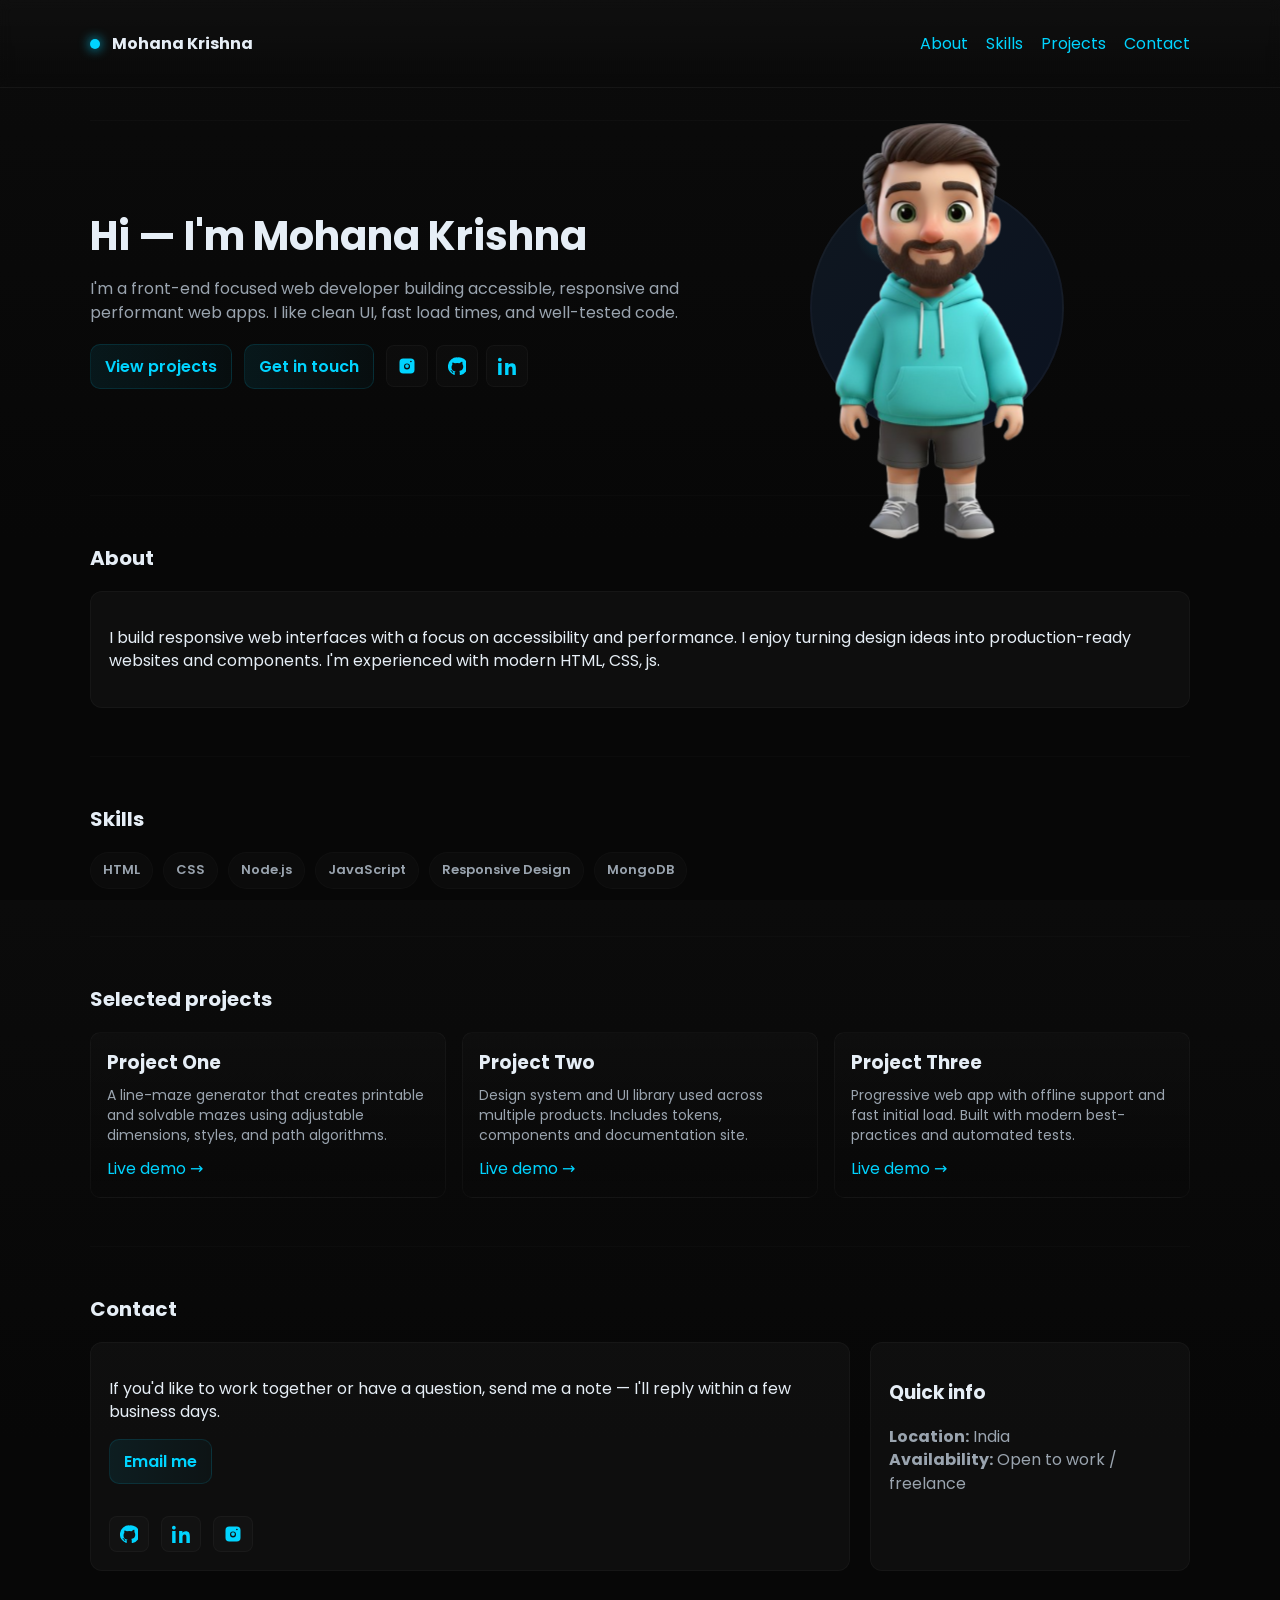
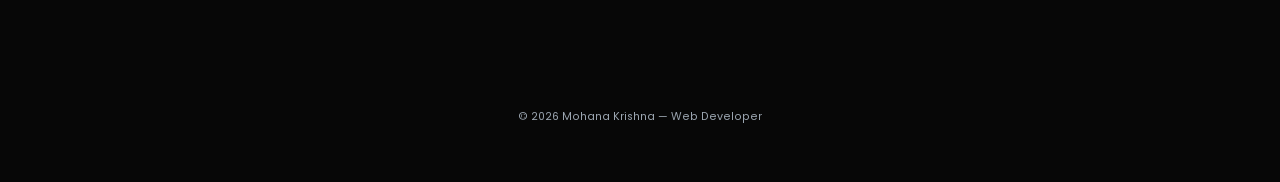
<file: index.html>
<!doctype html>
<html lang="en">
<head>
  <meta charset="utf-8">
  <meta name="viewport" content="width=device-width,initial-scale=1">
  <title>Developer Portfolio — Mohana Krishna</title>
  <meta name="description" content="Portfolio of a web developer — modern, responsive site with projects, skills and contact info on a dark theme.">
  <link rel="preconnect" href="https://fonts.googleapis.com">
  <link href="https://fonts.googleapis.com/css2?family=Poppins:wght@300;400;600;700&display=swap" rel="stylesheet">
  <style>
    :root{
      --bg:#0b0b0b;
      --card:#0f1720;
      --muted:#9aa4af;
      --accent:#00d4ff;
      --glass: rgba(255,255,255,0.03);
      --radius:12px;
      color-scheme: dark;
    }
    html,body{height:100%;}
    body{
      margin:0;
      font-family: 'Poppins', system-ui, -apple-system, 'Segoe UI', Roboto, 'Helvetica Neue', Arial;
      background:linear-gradient(180deg,var(--bg),#070707 60%);
      color:#e6eef6;
      -webkit-font-smoothing:antialiased;
      -moz-osx-font-smoothing:grayscale;
      line-height:1.45;
    }
    a{color:var(--accent); text-decoration:none}
    header{
      position:sticky; top:0; z-index:30; backdrop-filter: blur(6px);
      background: linear-gradient(180deg, rgba(255,255,255,0.02), transparent);
      border-bottom: 1px solid rgba(255,255,255,0.03);
    }
    .container{max-width:1100px;margin:0 auto;padding:32px;}
    nav{display:flex;justify-content:space-between;align-items:center;gap:16px}
    .logo{display:flex;align-items:center;gap:12px;font-weight:700}
    .logo .dot{width:10px;height:10px;background:var(--accent);border-radius:50%;box-shadow:0 0 12px var(--accent)}
    .nav-links{display:flex;gap:18px}
    /* Hide mobile hamburger by default on desktop/laptop viewports */
    .hamburger{display:none}
    .btn{display:inline-block;padding:10px 14px;border-radius:10px;background:linear-gradient(90deg, rgba(0,212,255,0.08), rgba(0,212,255,0.03));border:1px solid rgba(0,212,255,0.12);color:var(--accent);font-weight:600}

    /* Hero */
    .hero{display:grid;grid-template-columns:1fr 380px;gap:36px;align-items:center;padding:60px 0}
    .intro h1{font-size:clamp(28px,5vw,40px);margin:0 0 12px}
    .intro p{margin:0 0 20px;color:var(--muted);max-width:60ch}
  .cta{display:flex;gap:12px;align-items:center}
  /* inline social icons next to CTA */
  .social-inline{display:flex;gap:8px;align-items:center}
  .social-inline a{width:40px;height:40px;display:inline-flex;align-items:center;justify-content:center;border-radius:8px;background:rgba(255,255,255,0.02);border:1px solid rgba(255,255,255,0.03);color:var(--accent);transition:transform .15s ease,background .15s}
  .social-inline a svg{width:18px;height:18px;display:block;fill:currentColor}
  .social-inline a:hover{transform:translateY(-3px);background:rgba(0,212,255,0.06)}
  .portrait{background:linear-gradient(180deg,#071018 10%, #081017);border-radius:var(--radius);padding:22px;display:flex;align-items:center;justify-content:center;border:1px solid rgba(255,255,255,0.03)}
  .avatar{width:250px;height:250px;border-radius:50%;background:radial-gradient(circle at 30% 20%, #0ff2ff22, transparent 12%), linear-gradient(135deg,#0f1720,#0b1220);display:flex;align-items:center;justify-content:center;border:2px solid rgba(255,255,255,0.03);overflow:visible;position:relative}
  /* Pop-out effect: scale image larger than the frame and nudge it down so it sits partially outside the circle */
  .profile-img{width:130%;height:130%;object-fit:cover;object-position:50% 62%;border-radius:50%;display:block}
    @keyframes profileIn {
      0% {
        transform: translateY(-40%) scale(1.8) rotateX(35deg);
        opacity: 0;
        filter: blur(6px) saturate(0.7);
        transform-origin: 50% 20%;
        backface-visibility: hidden;
      }
      60% {
        transform: translateY(6%) scale(1.2) rotateX(10deg);
        opacity: 0.9;
        filter: blur(2px) saturate(0.9);
      }
      100% {
        transform: translateY(8%) scale(1.3) rotateX(0deg);
        opacity: 1;
        filter: blur(0) saturate(1);
      }
    }

    /* Apply the entrance animation on load */
    .profile-img.animate-in {
      animation: profileIn 900ms cubic-bezier(.2,.9,.2,1) 300ms both;
    }


    /* Sections */
    section{padding:48px 0;border-top:1px solid rgba(255,255,255,0.02)}
    h2{margin:0 0 18px;font-size:20px}
    .card{background:var(--glass);border:1px solid rgba(255,255,255,0.03);padding:18px;border-radius:12px}

    /* Skills */
    .skills{display:flex;flex-wrap:wrap;gap:10px}
    .skill{padding:8px 12px;background:rgba(255,255,255,0.02);border-radius:999px;color:var(--muted);font-weight:600;font-size:13px;border:1px solid rgba(255,255,255,0.02)}

    /* Projects */
    .projects-grid{display:grid;grid-template-columns:repeat(3,1fr);gap:16px}
    .project{padding:16px;border-radius:10px;background:linear-gradient(180deg, rgba(255,255,255,0.02), transparent);border:1px solid rgba(255,255,255,0.03)}
    .project h3{margin:0 0 8px}
    .project p{margin:0 0 12px;color:var(--muted);font-size:14px}

    /* Contact */
  .contact-grid{display:grid;grid-template-columns:1fr 320px;gap:20px}
  .socials{display:flex;gap:12px;align-items:center}
  .socials a{display:inline-flex;align-items:center;justify-content:center;gap:8px;padding:8px 10px;border-radius:8px;background:rgba(255,255,255,0.02);border:1px solid rgba(255,255,255,0.03);color:var(--accent);transition:transform .15s ease,background .15s}
  .socials a svg{width:18px;height:18px;fill:currentColor}
  .socials a:hover{transform:translateY(-3px);background:rgba(0,212,255,0.06)}
    footer{text-align:center;padding:24px 0;color:var(--muted);font-size:13px}

    /* Responsive */
    @media (max-width:900px){
      .hero{grid-template-columns:1fr;}
      /* Reset pop-out on smaller screens for better layout */
      .avatar{width:200px;height:200px;margin:18px auto}
      .profile-img{width:100%;height:100%;transform:none;object-position:50% 58%}
      .projects-grid{grid-template-columns:repeat(2,1fr)}
      .contact-grid{grid-template-columns:1fr}
    }
    @media (max-width:560px){
      .projects-grid{grid-template-columns:1fr}
      .nav-links{display:none}
      header .container{padding:18px}
    }

    /* Page entrance animations */
    @keyframes fadeInUp {
      from { opacity: 0; transform: translateY(30px); }
      to { opacity: 1; transform: translateY(0); }
    }
    @keyframes fadeInLeft {
      from { opacity: 0; transform: translateX(-30px); }
      to { opacity: 1; transform: translateX(0); }
    }
    @keyframes fadeInRight {
      from { opacity: 0; transform: translateX(30px); }
      to { opacity: 1; transform: translateX(0); }
    }
    @keyframes slideDown {
      from { opacity: 0; transform: translateY(-20px); }
      to { opacity: 1; transform: translateY(0); }
    }
    @keyframes scaleIn {
      from { opacity: 0; transform: scale(0.9); }
      to { opacity: 1; transform: scale(1); }
    }
    @keyframes pulse {
      0%, 100% { transform: scale(1); }
      50% { transform: scale(1.05); }
    }
    @keyframes glow {
      0%, 100% { box-shadow: 0 0 12px var(--accent); }
      50% { box-shadow: 0 0 20px var(--accent), 0 0 30px var(--accent); }
    }

    /* Apply entrance animations */
    header { animation: slideDown 0.6s ease-out; }
    .intro h1 { animation: fadeInLeft 0.8s ease-out 0.2s both; }
    .intro p { animation: fadeInLeft 0.8s ease-out 0.4s both; }
    .cta { animation: fadeInUp 0.8s ease-out 0.6s both; }
    .portrait { animation: fadeInRight 0.8s ease-out 0.3s both; }
    .card { animation: fadeInUp 0.6s ease-out both; }
    .skill { animation: scaleIn 0.4s ease-out both; }
    .project { animation: fadeInUp 0.6s ease-out both; }

    /* Stagger animations for skills and projects */
    .skill:nth-child(1) { animation-delay: 0.1s; }
    .skill:nth-child(2) { animation-delay: 0.2s; }
    .skill:nth-child(3) { animation-delay: 0.3s; }
    .skill:nth-child(4) { animation-delay: 0.4s; }
    .skill:nth-child(5) { animation-delay: 0.5s; }
    .skill:nth-child(6) { animation-delay: 0.6s; }
    .skill:nth-child(7) { animation-delay: 0.7s; }
    .skill:nth-child(8) { animation-delay: 0.8s; }
    .skill:nth-child(9) { animation-delay: 0.9s; }

    .project:nth-child(1) { animation-delay: 0.2s; }
    .project:nth-child(2) { animation-delay: 0.4s; }
    .project:nth-child(3) { animation-delay: 0.6s; }

    /* Enhanced hover animations */
    .btn {
      transition: all 0.3s cubic-bezier(0.4, 0, 0.2, 1);
      position: relative;
      overflow: hidden;
    }
    .btn::before {
      content: '';
      position: absolute;
      top: 0;
      left: -100%;
      width: 100%;
      height: 100%;
      background: linear-gradient(90deg, transparent, rgba(255,255,255,0.1), transparent);
      transition: left 0.5s;
    }
    .btn:hover::before {
      left: 100%;
    }
    .btn:hover {
      transform: translateY(-2px);
      box-shadow: 0 8px 25px rgba(0,212,255,0.3);
    }

    .project {
      transition: all 0.3s cubic-bezier(0.4, 0, 0.2, 1);
      cursor: pointer;
    }
    .project:hover {
      transform: translateY(-8px);
      background: linear-gradient(180deg, rgba(255,255,255,0.06), rgba(255,255,255,0.02));
      box-shadow: 0 20px 40px rgba(0,0,0,0.3);
    }

    .skill:hover {
      transform: scale(1.1);
      background: rgba(0,212,255,0.08);
      color: var(--accent);
    }

    .logo .dot {
      animation: glow 2s ease-in-out infinite;
    }

    .nav-links a {
      transition: all 0.3s ease;
      position: relative;
    }
    .nav-links a::after {
      content: '';
      position: absolute;
      bottom: -4px;
      left: 0;
      width: 0;
      height: 2px;
      background: var(--accent);
      transition: width 0.3s ease;
    }
    .nav-links a:hover::after {
      width: 100%;
    }

    .card:hover {
      transform: translateY(-4px);
      background: rgba(255,255,255,0.06);
      box-shadow: 0 10px 30px rgba(0,0,0,0.2);
    }

    /* Section entrance animations triggered by scroll */
    .section-animate {
      opacity: 0;
      transform: translateY(30px);
      transition: all 0.8s cubic-bezier(0.4, 0, 0.2, 1);
    }
    .section-animate.in-view {
      opacity: 1;
      transform: translateY(0);
    }

    /* Respect prefers-reduced-motion */
    @media (prefers-reduced-motion: reduce){
      .anim-1, .anim-2, .anim-3{animation:none;opacity:0.5}
      *, *::before, *::after {
        animation-duration: 0.01ms !important;
        animation-iteration-count: 1 !important;
        transition-duration: 0.01ms !important;
      }
      .section-animate {
        opacity: 1;
        transform: none;
      }
    }
     /* ----------------------
       Mobile / Tablet fixes
       - Mobile-first overrides applied at breakpoints
       - Comments explain each fix for maintainability
       ----------------------- */
     /* Tablet and small laptops: max-width 768px
       - Increase readability (line-height), apply safe padding
       - Stack grids to single column where needed
       - Improve tap targets
     */
     @media (max-width:768px){
      /* Safe padding for mobile/tablet */
      .container{padding:20px}
      /* Slightly larger line-height for readability on small displays */
      body{line-height:1.6}

      /* Make CTA and nav controls easier to tap */
      .cta {flex-direction:column;align-items:stretch}
      .cta .btn{width:100%;display:block}

      /* Ensure project and contact grids collapse to single column */
      .projects-grid{grid-template-columns:repeat(2,1fr)}
      .contact-grid{grid-template-columns:1fr}

      /* Make nav hamburger visible and keep links hidden by default */
      .hamburger{display:inline-flex;align-items:center;justify-content:center;background:transparent;border:0;color:var(--accent);padding:8px;border-radius:8px}
      .nav-links{display:none}

      /* Improve tap area for nav links when opened */
      .nav-links a{padding:12px 8px;min-height:44px;display:block}

      /* Mobile only subtle card shadows for depth without heavy desktop change */
      .card{box-shadow:0 8px 20px rgba(0,0,0,0.45)}
     }

     /* Mobile phones: max-width 480px
       - Stack hero content vertically (text first, avatar below)
       - Reduce hero heading size while keeping hierarchy
       - Full-width buttons with proper spacing
       - Fix image scaling and remove any horizontal overflow
     */
     @media (max-width:480px){
      /* Safe mobile padding */
      .container{padding:16px}
      body{line-height:1.65}

      /* Hero: stack vertically and keep text on top */
      .hero{grid-template-columns:1fr;gap:18px;align-items:start;padding:28px 0}
      .intro{order:1}
      .avatar{order:2;width:180px;height:180px;margin:0 auto;border-radius:50%;overflow:hidden}

      /* Reduce heading size but maintain strong visual hierarchy */
      .intro h1{font-size:24px}

      /* CTA/buttons: full width, larger tap target, spacing between buttons */
      .cta{flex-direction:column;gap:12px}
      .cta .btn{display:block;width:100%;min-height:44px;padding:12px 14px;border-radius:12px}

      /* Navigation: sticky and accessible mobile menu
        - Hamburger visible, nav links slide down when open (handled via .nav-open)
      */
      header{position:sticky;top:0}
      .hamburger{display:inline-flex}
      header.nav-open .nav-links{display:flex;flex-direction:column;gap:8px;padding:12px 0}

      /* Ensure profile image scales correctly and doesn't overflow */
      .profile-img{max-width:100%;height:auto;object-fit:cover;border-radius:50%}

      /* Projects and cards: stack vertically with consistent padding and spacing */
      .projects-grid{grid-template-columns:1fr}
      .project{padding:16px}
      section{padding:20px 0}

      /* Remove horizontal scroll on small devices */
      html,body,main{overflow-x:hidden}

      /* Improve nav link hit area and visual focus states */
      .nav-links a{padding:12px 8px}
     }
  </style>
</head>
<body>
  <header>
    <div class="container">
      <nav>
        <div class="logo"><span class="dot" aria-hidden></span> Mohana Krishna</div>
        <!-- Mobile hamburger toggle (hidden on desktop) -->
        <button class="hamburger" aria-label="Open menu" aria-controls="nav-menu" aria-expanded="false">
          <svg width="22" height="16" viewBox="0 0 22 16" fill="none" xmlns="http://www.w3.org/2000/svg" aria-hidden="true"><rect y="0" width="22" height="2" rx="1" fill="currentColor"/><rect y="7" width="22" height="2" rx="1" fill="currentColor"/><rect y="14" width="22" height="2" rx="1" fill="currentColor"/></svg>
        </button>
        <div class="nav-links" id="nav-menu">
          <a href="#about">About</a>
          <a href="#skills">Skills</a>
          <a href="#projects">Projects</a>
          <a href="#contact" >Contact</a>
        </div>
      </nav>
    </div>
  </header>

  <main class="container">
    <section class="hero" id="home">
      <div class="intro">
        <h1>Hi — I'm Mohana Krishna</h1>
        <p>I'm a front-end focused web developer building accessible, responsive and performant web apps. I like clean UI, fast load times, and well-tested code.</p>
        <div class="cta">
          <a class="btn" href="#projects">View projects</a>
          <a class="btn" href="#contact">Get in touch</a>
          <div class="social-inline" aria-label="Social links">
              <a href="https://instagram.com/yourhandle" target="_blank" rel="noopener noreferrer" aria-label="Instagram" title="Instagram">
                <!-- Instagram SVG -->
                <svg viewBox="0 0 24 24" xmlns="http://www.w3.org/2000/svg" aria-hidden="true"><path d="M7 2h10a5 5 0 0 1 5 5v10a5 5 0 0 1-5 5H7a5 5 0 0 1-5-5V7a5 5 0 0 1 5-5zm5 6.5a4 4 0 1 0 0 8 4 4 0 0 0 0-8zm5.2-3.6a1.1 1.1 0 1 0 0 2.2 1.1 1.1 0 0 0 0-2.2zM12 9.5a2.5 2.5 0 1 1 0 5 2.5 2.5 0 0 1 0-5z"/></svg>
              </a>
              <a href="https://github.com/MMKmohanakrishna  " target="_blank" rel="noopener noreferrer" aria-label="GitHub" title="GitHub">
                <!-- GitHub SVG -->
                <svg viewBox="0 0 24 24" xmlns="http://www.w3.org/2000/svg" aria-hidden="true"><path d="M12 .5a12 12 0 0 0-3.8 23.4c.6.1.8-.3.8-.6v-2.1c-3.3.7-4-1.6-4-1.6-.5-1.3-1.2-1.6-1.2-1.6-1-.7.1-.7.1-.7 1.1.1 1.7 1.1 1.7 1.1 1 .1.8 1.6.8 1.6.9 1.6 2.3 1.1 2.9.8.1-.7.4-1.1.7-1.4-2.6-.3-5.3-1.3-5.3-5.9 0-1.3.5-2.4 1.2-3.2-.1-.3-.5-1.5.1-3.1 0 0 1-.3 3.3 1.2a11.3 11.3 0 0 1 6 0C18 6 19 6.3 19 6.3c.6 1.6.2 2.8.1 3.1.7.8 1.2 1.9 1.2 3.2 0 4.6-2.7 5.6-5.3 5.9.4.4.7 1 .7 2v3c0 .3.2.7.8.6A12 12 0 0 0 12 .5z"/></svg>
              </a>
              <a href="https://www.linkedin.com/in/mohana-krishna-aba659379/" target="_blank" rel="noopener noreferrer" aria-label="LinkedIn" title="LinkedIn">
                <!-- LinkedIn SVG -->
                <svg viewBox="0 0 24 24" xmlns="http://www.w3.org/2000/svg" aria-hidden="true"><path d="M4.98 3.5C4.98 4.88 3.87 6 2.5 6S0 4.88 0 3.5 1.12 1 2.5 1s2.48 1.12 2.48 2.5zM.2 8h4.6V24H.2zM9.5 8h4.4v2.2h.1c.6-1 2.1-2 4.3-2 4.6 0 5.5 3 5.5 6.9V24h-4.6v-7.4c0-1.7 0-3.9-2.4-3.9-2.4 0-2.8 1.9-2.8 3.8V24H9.5V8z"/></svg>
              </a>
            </div>
        </div>
        <div style="height:20px"></div>
      </div>
        <div class="avatar">
          <!-- Place your Profile-Rb.png in the project root (same folder as index.html). -->
          <img src="Profile-RB.png" alt="Profile — Mohana Krishna" class="profile-img" loading="lazy">
        </div>
      </aside>
    </section>

    <section id="about" class="section-animate">
      <h2>About</h2>
      <div class="card">
        <p>I build responsive web interfaces with a focus on accessibility and performance. I enjoy turning design ideas into production-ready websites and components. I'm experienced with modern HTML, CSS, js.</p>
      </div>
    </section>

    <section id="skills" class="section-animate">
      <h2>Skills</h2>
      <div class="skills" role="list">
        <span class="skill" role="listitem">HTML</span>
        <span class="skill" role="listitem">CSS </span>
        <span class="skill" role="listitem">Node.js</span>
        <span class="skill" role="listitem">JavaScript</span>
        <span class="skill" role="listitem">Responsive Design</span>
        <span class="skill" role="listitem">MongoDB</span>
      </div>
    </section>

    <section id="projects" class="section-animate">
      <h2>Selected projects</h2>
      <div class="projects-grid">
        <article class="project">
          <h3>Project One</h3>
          <p>A line-maze generator that creates printable and solvable mazes using adjustable dimensions, styles, and path algorithms.</p>
          <a href="project-one.html" aria-label="Open Project One">Live demo →</a>
        </article>

        <article class="project"> 
          <h3>Project Two</h3>
          <p>Design system and UI library used across multiple products. Includes tokens, components and documentation site.</p>
          <a href="project-two.html" aria-label="Open Project Two">Live demo →</a>
        </article>

        <article class="project">
          <h3>Project Three</h3>
          <p>Progressive web app with offline support and fast initial load. Built with modern best-practices and automated tests.</p>
          <a href="#" aria-label="Open Project Three">Live demo →</a>
        </article>
      </div>
    </section>

    <section id="contact" class="section-animate">
      <h2>Contact</h2>
      <div class="contact-grid">
        <div class="card">
          <p>If you'd like to work together or have a question, send me a note — I'll reply within a few business days.</p>
          <p><a class="btn" href="mailto:mohanakrishna0502@gmail.com">Email me</a></p>
          <div style="height:10px"></div>
          <div class="socials" aria-label="Contact social links">
            <a href="https://github.com/MMKmohanakrishna" target="_blank" rel="noopener noreferrer" aria-label="GitHub" title="GitHub">
              <!-- GitHub SVG -->
              <svg viewBox="0 0 24 24" xmlns="http://www.w3.org/2000/svg" aria-hidden="true"><path d="M12 .5a12 12 0 0 0-3.8 23.4c.6.1.8-.3.8-.6v-2.1c-3.3.7-4-1.6-4-1.6-.5-1.3-1.2-1.6-1.2-1.6-1-.7.1-.7.1-.7 1.1.1 1.7 1.1 1.7 1.1 1 .1.8 1.6.8 1.6.9 1.6 2.3 1.1 2.9.8.1-.7.4-1.1.7-1.4-2.6-.3-5.3-1.3-5.3-5.9 0-1.3.5-2.4 1.2-3.2-.1-.3-.5-1.5.1-3.1 0 0 1-.3 3.3 1.2a11.3 11.3 0 0 1 6 0C18 6 19 6.3 19 6.3c.6 1.6.2 2.8.1 3.1.7.8 1.2 1.9 1.2 3.2 0 4.6-2.7 5.6-5.3 5.9.4.4.7 1 .7 2v3c0 .3.2.7.8.6A12 12 0 0 0 12 .5z"/></svg>
            </a>
            <a href="https://www.linkedin.com/in/mohana-krishna-aba659379/" target="_blank" rel="noopener noreferrer" aria-label="LinkedIn" title="LinkedIn">
              <!-- LinkedIn SVG -->
              <svg viewBox="0 0 24 24" xmlns="http://www.w3.org/2000/svg" aria-hidden="true"><path d="M4.98 3.5C4.98 4.88 3.87 6 2.5 6S0 4.88 0 3.5 1.12 1 2.5 1s2.48 1.12 2.48 2.5zM.2 8h4.6V24H.2zM9.5 8h4.4v2.2h.1c.6-1 2.1-2 4.3-2 4.6 0 5.5 3 5.5 6.9V24h-4.6v-7.4c0-1.7 0-3.9-2.4-3.9-2.4 0-2.8 1.9-2.8 3.8V24H9.5V8z"/></svg>
            </a>
            <a href="https://instagram.com/yourhandle" target="_blank" rel="noopener noreferrer" aria-label="Instagram" title="Instagram">
              <!-- Instagram SVG -->
              <svg viewBox="0 0 24 24" xmlns="http://www.w3.org/2000/svg" aria-hidden="true"><path d="M7 2h10a5 5 0 0 1 5 5v10a5 5 0 0 1-5 5H7a5 5 0 0 1-5-5V7a5 5 0 0 1 5-5zm5 6.5a4 4 0 1 0 0 8 4 4 0 0 0 0-8zm5.2-3.6a1.1 1.1 0 1 0 0 2.2 1.1 1.1 0 0 0 0-2.2zM12 9.5a2.5 2.5 0 1 1 0 5 2.5 2.5 0 0 1 0-5z"/></svg>
            </a>
          </div>
        </div>

        <aside class="card">
          <h3>Quick info</h3>
          <p style="color:var(--muted)"><strong>Location:</strong> India<br><strong>Availability:</strong> Open to work / freelance</p>
        </aside>
      </div>
    </section>

  </main>

  <footer>
    <div class="container">
      <small>&copy; <span id="year"></span> Mohana Krishna — Web Developer</small>
    </div>
  </footer>

  <script>
    // Small helpers: set year and enable smooth scroll
    document.getElementById('year').textContent = new Date().getFullYear();
    
    // Smooth scroll for intra-page links
    document.querySelectorAll('a[href^="#"]').forEach(a=>{
      a.addEventListener('click', e=>{
        const href = a.getAttribute('href');
        if(href.length>1){
          const el = document.querySelector(href);
          if(el){ e.preventDefault(); el.scrollIntoView({behavior:'smooth',block:'start'}); }
        }
      });
    });

    // Scroll-triggered animations
    const observerOptions = {
      threshold: 0.2,
      rootMargin: '0px 0px -50px 0px'
    };

    const observer = new IntersectionObserver((entries) => {
      entries.forEach(entry => {
        if (entry.isIntersecting) {
          entry.target.classList.add('in-view');
        }
      });
    }, observerOptions);

    // Observe all sections with animation class
    document.querySelectorAll('.section-animate').forEach(section => {
      observer.observe(section);
    });

    // Add sparkle effect on skill hover
    document.querySelectorAll('.skill').forEach(skill => {
      skill.addEventListener('mouseenter', function() {
        const sparkle = document.createElement('div');
        sparkle.innerHTML = '✨';
        sparkle.style.position = 'absolute';
        sparkle.style.pointerEvents = 'none';
        sparkle.style.fontSize = '12px';
        sparkle.style.animation = 'fadeInUp 0.5s ease-out forwards';
        sparkle.style.zIndex = '10';
        
        const rect = this.getBoundingClientRect();
        sparkle.style.left = (rect.left + Math.random() * rect.width) + 'px';
        sparkle.style.top = (rect.top - 10) + 'px';
        
        document.body.appendChild(sparkle);
        
        setTimeout(() => {
          sparkle.remove();
        }, 500);
      });
    });
  </script>
    <script>
      // Trigger profile image entrance animation after DOM load
      window.addEventListener('DOMContentLoaded', () => {
        const img = document.querySelector('.profile-img');
        if (img) {
          // force reflow then add class to ensure animation runs
          void img.offsetWidth;
          img.classList.add('animate-in');
        }
      });
    </script>
  <script>
    // Mobile hamburger menu: toggle nav and update aria attributes
    (function(){
      const btn = document.querySelector('.hamburger');
      const headerEl = document.querySelector('header');
      const nav = document.getElementById('nav-menu');
      if(!btn || !nav || !headerEl) return;
      btn.addEventListener('click', ()=>{
        const expanded = btn.getAttribute('aria-expanded') === 'true';
        btn.setAttribute('aria-expanded', String(!expanded));
        headerEl.classList.toggle('nav-open');
      });
      // Close menu when a nav link is clicked (mobile)
      nav.querySelectorAll('a').forEach(a=>{
        a.addEventListener('click', ()=>{
          btn.setAttribute('aria-expanded','false');
          headerEl.classList.remove('nav-open');
        });
      });
      // Close on outside touch/click for small screens
      document.addEventListener('click', (e)=>{
        if(window.innerWidth > 768) return; // only on mobile
        if(!headerEl.contains(e.target)){
          btn.setAttribute('aria-expanded','false');
          headerEl.classList.remove('nav-open');
        }
      });
    })();
  </script>
</body>
</html>
</file>
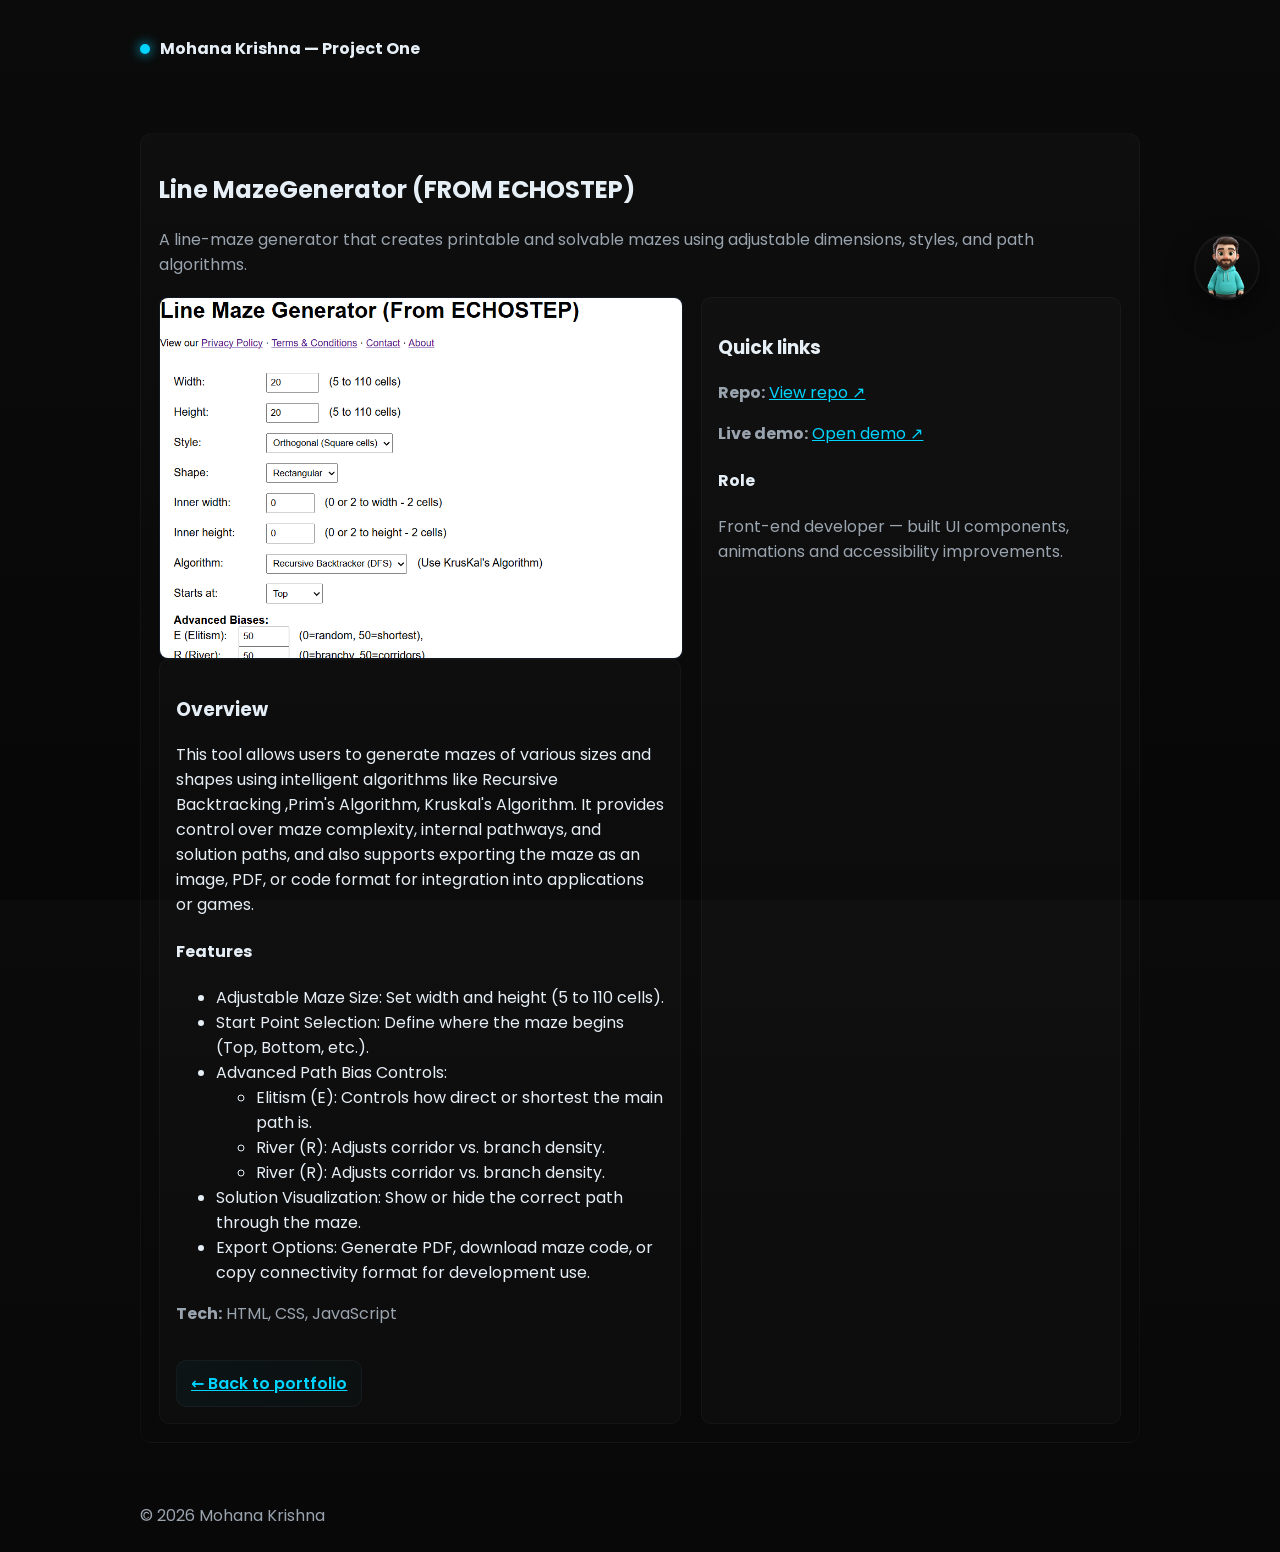
<file: project-one.html>
<!doctype html>
<html lang="en">
<head>
  <meta charset="utf-8">
  <meta name="viewport" content="width=device-width,initial-scale=1">
  <title>Project One — Mohana Krishna</title>
  <link rel="preconnect" href="https://fonts.googleapis.com">
  <link href="https://fonts.googleapis.com/css2?family=Poppins:wght@300;400;600;700&display=swap" rel="stylesheet">
  <style>
    :root{--bg:#0b0b0b;--accent:#00d4ff;--muted:#9aa4af}
    html,body{height:100%;}
    body{margin:0;font-family:'Poppins',system-ui,Segoe UI,Roboto,Arial;background:linear-gradient(180deg,var(--bg),#070707);color:#e6eef6;}
    .container{max-width:1000px;margin:0 auto;padding:36px}
    a{color:var(--accent)}
    header{padding:18px 0}
    .logo{font-weight:700;display:flex;align-items:center;gap:10px}
    .logo .dot{width:10px;height:10px;background:var(--accent);border-radius:50%;box-shadow:0 0 12px var(--accent)}
    .hero{display:flex;gap:28px;align-items:flex-start}
    .project-hero{background:linear-gradient(180deg,rgba(255,255,255,0.02),transparent);padding:18px;border-radius:12px;border:1px solid rgba(255,255,255,0.03)}
    .screenshot{width:100%;height:360px;background:linear-gradient(135deg,#061018,#0b1220);border-radius:8px;display:flex;align-items:center;justify-content:center;color:var(--muted);font-size:14px;border:1px solid rgba(255,255,255,0.03)}
    .screenshot img{width:100%;height:100%;object-fit:cover;object-position:50% 10%;border-radius:8px;display:block}
    .meta{margin-top:16px;color:var(--muted)}
    .back{display:inline-block;margin-top:18px;padding:10px 14px;border-radius:10px;border:1px solid rgba(255,255,255,0.04);background:linear-gradient(90deg, rgba(0,212,255,0.04), rgba(0,212,255,0.02));color:var(--accent);font-weight:600}
  /* Main content + Quick links column (widened for more space) */
  .grid{display:grid;grid-template-columns:1fr 420px;gap:20px;margin-top:20px}
  .card{background:rgba(255,255,255,0.02);padding:16px;border-radius:10px;border:1px solid rgba(255,255,255,0.03)}
  /* Ensure links inside cards wrap and look readable */
  .card a{color:var(--accent);overflow-wrap:anywhere;word-break:break-word}
  /* Utility to hide quick links while keeping markup for future use */
  .hide-quick-links .repo-link,
  .hide-quick-links .live-link{display:none}
  /* Hide only the full-URL text while keeping action links visible */
  .card .full-url{display:none}
    @media (max-width:860px){.grid{grid-template-columns:1fr} .screenshot{height:220px}}

    /* Floating profile button in corner to return to portfolio */
    .corner-return{position:fixed;right:20px;bottom:600px;width:62px;height:62px;border-radius:50%;z-index:9999;display:block;box-shadow:0 12px 30px rgba(0,0,0,0.45);border:2px solid rgba(255,255,255,0.04);background:linear-gradient(180deg,rgba(255,255,255,0.02),transparent);transition:transform .18s ease,box-shadow .18s ease}
    .corner-return img{width:100%;height:100%;object-fit:cover;object-position:50% 10%;border-radius:50%;display:block}
    .corner-return:hover{transform:translateY(-4px) scale(1.03);box-shadow:0 20px 48px rgba(0,0,0,0.6)}
    .corner-return:focus{outline:3px solid rgba(0,212,255,0.14);outline-offset:4px}
    @media (max-width:480px){.corner-return{right:12px;bottom:12px;width:48px;height:48px}}
    /* Mobile tweaks: safe padding, image scaling, and full-width back button */
    @media (max-width:768px){
      .container{padding:20px}
      body{line-height:1.6}
      .grid{grid-template-columns:1fr}
      .screenshot{height:220px}
      .back{display:block;width:100%;min-height:44px;padding:12px 14px;margin-top:14px}
    }
    @media (max-width:480px){
      .container{padding:16px}
      body{line-height:1.65}
      .screenshot{height:180px}
      .screenshot img{max-width:100%;height:auto;object-fit:cover}
      html,body{overflow-x:hidden}
    }
  </style>
</head>
<body>
  <header class="container">
    <div class="logo"><span class="dot" aria-hidden></span> Mohana Krishna — Project One</div>
  </header>

  <main class="container">
    <section class="project-hero">
      <h1>Line MazeGenerator (FROM ECHOSTEP)</h1>
      <p class="meta">A line-maze generator that creates printable and solvable mazes using adjustable dimensions, styles, and path algorithms.</p>
      <div class="grid">
        <div>
          <div class="screenshot" role="img" aria-label="Project One screenshot">
            <img src="Echo step [PIC].png" alt="Echo step screenshot for Project One">
          </div>
          <div class="card">
            <h3>Overview</h3>
            <p>This tool allows users to generate mazes of various sizes and shapes using intelligent algorithms like Recursive Backtracking ,Prim's Algorithm, Kruskal's Algorithm. It provides control over maze complexity, internal pathways, and solution paths, and also supports exporting the maze as an image, PDF, or code format for integration into applications or games.</p>
            <h4>Features</h4>
            <ul>
              <li>Adjustable Maze Size: Set width and height (5 to 110 cells).</li>
              <li>Start Point Selection: Define where the maze begins (Top, Bottom, etc.).</li>
              <li>Advanced Path Bias Controls:
                <ul>
                  <li>Elitism (E): Controls how direct or shortest the main path is.</li>
                  <li>River (R): Adjusts corridor vs. branch density.</li>
                  <li>River (R): Adjusts corridor vs. branch density.</li>
                </ul>
              </li>

              <li>Solution Visualization: Show or hide the correct path through the maze.</li>
              <li>Export Options: Generate PDF, download maze code, or copy connectivity format for development use.</li>
            </ul>
            <p class="meta"><strong>Tech:</strong> HTML, CSS, JavaScript</p>
            <a class="back" href="index.html">← Back to portfolio</a>
          </div>
        </div>

        <aside class="card">
          <h3>Quick links</h3>
          <p class="meta repo-link"><strong>Repo:</strong>
            <a href="https://github.com/MMKmohanakrishna/LineMazeGenerator" target="_blank" rel="noopener noreferrer">View repo ↗</a>
            <br><small class="full-url" style="color:var(--muted);">https://github.com/MMKmohanakrishna/LineMazeGenerator</small>
          </p>

          <p class="meta live-link"><strong>Live demo:</strong>
            <a href="https://mmkmohanakrishna.github.io/LineMazeGenerator/mazegenerator.min.html" target="_blank" rel="noopener noreferrer">Open demo ↗</a>
            <br><small class="full-url" style="color:var(--muted);">https://mmkmohanakrishna.github.io/LineMazeGenerator/mazegenerator.min.html</small>
          </p>

          <h4>Role</h4>
          <p class="meta">Front-end developer — built UI components, animations and accessibility improvements.</p>
        </aside>
      </div>
    </section>
  </main>

  <footer class="container" style="padding:24px 0;color:#9aa4af">&copy; <span id="year">2025</span> Mohana Krishna</footer>

  <!-- Corner profile button: clicking returns to index.html -->
  <a href="index.html" class="corner-return" aria-label="Back to portfolio" title="Back to portfolio">
    <img src="Profile-RB.png" alt="Back to portfolio">
  </a>

  <script>document.getElementById('year').textContent = new Date().getFullYear();</script>
</body>
</html>
</file>
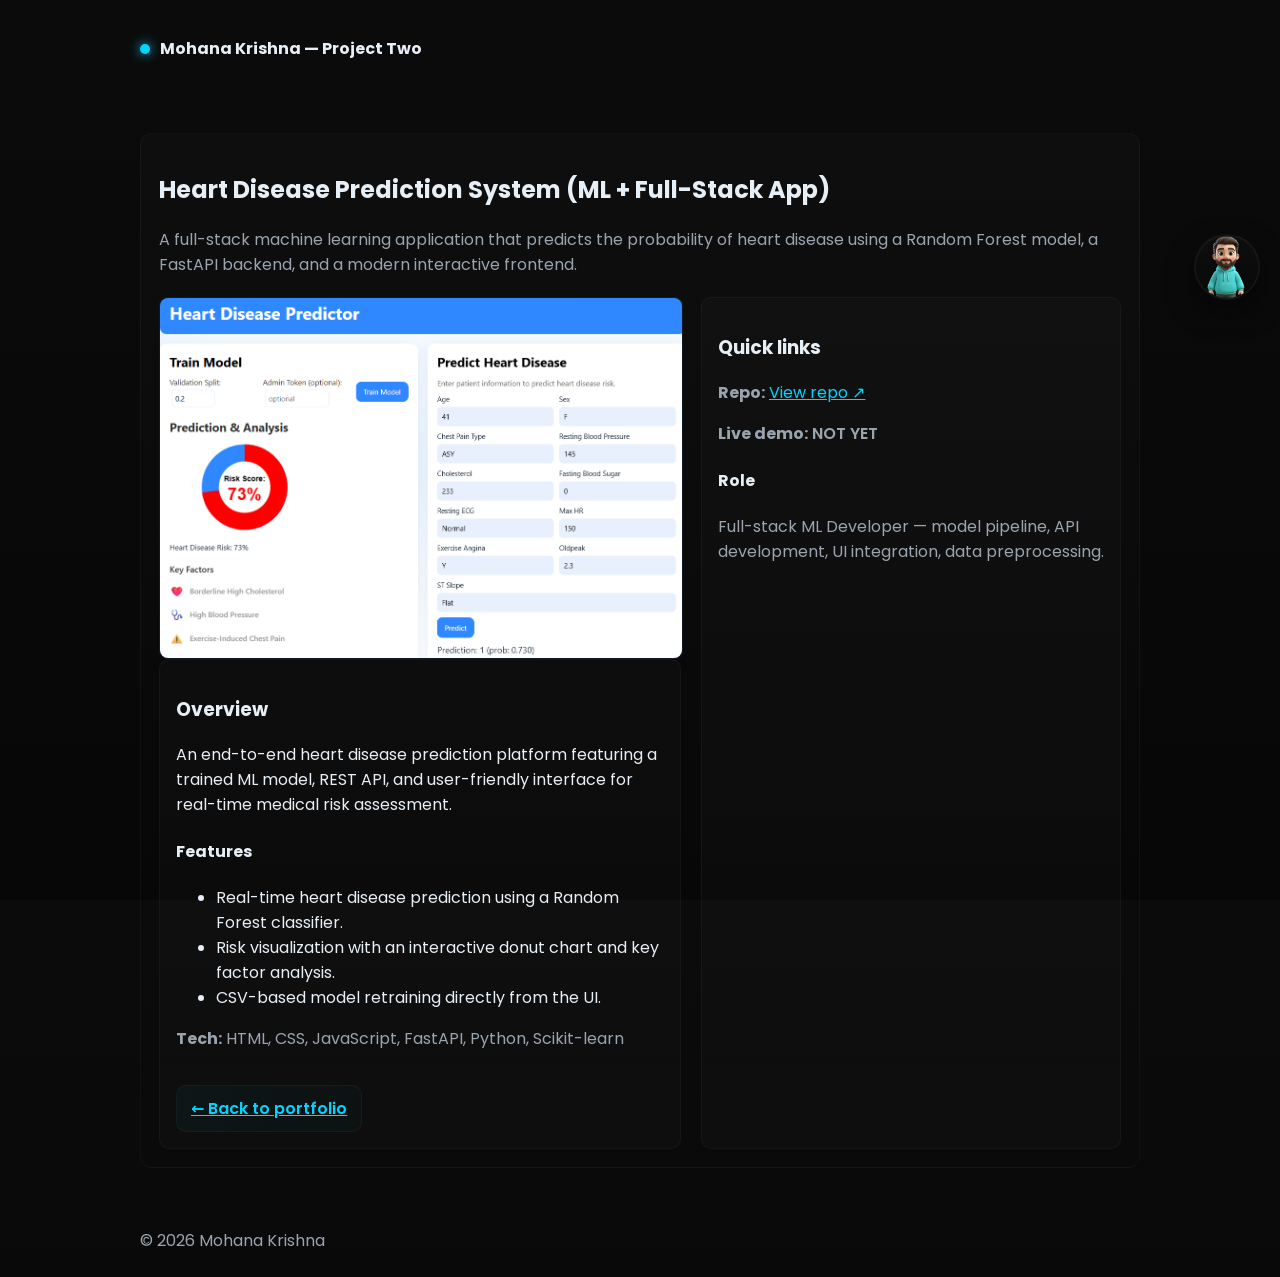
<file: project-two.html>
<!doctype html>
<html lang="en">
<head>
  <meta charset="utf-8">
  <meta name="viewport" content="width=device-width,initial-scale=1">
  <title>Project Two — Mohana Krishna</title>
  <link rel="preconnect" href="https://fonts.googleapis.com">
  <link href="https://fonts.googleapis.com/css2?family=Poppins:wght@300;400;600;700&display=swap" rel="stylesheet">
  <style>
    :root{--bg:#0b0b0b;--accent:#00d4ff;--muted:#9aa4af}
    html,body{height:100%;}
    body{margin:0;font-family:'Poppins',system-ui,Segoe UI,Roboto,Arial;background:linear-gradient(180deg,var(--bg),#070707);color:#e6eef6}
    .container{max-width:1000px;margin:0 auto;padding:36px}
    a{color:var(--accent)}
    header{padding:18px 0}
    .logo{font-weight:700;display:flex;align-items:center;gap:10px}
    .logo .dot{width:10px;height:10px;background:var(--accent);border-radius:50%;box-shadow:0 0 12px var(--accent)}
    .hero{display:flex;gap:28px;align-items:flex-start}
    .project-hero{background:linear-gradient(180deg,rgba(255,255,255,0.02),transparent);padding:18px;border-radius:12px;border:1px solid rgba(255,255,255,0.03)}
    .screenshot{width:100%;height:360px;background:linear-gradient(135deg,#061018,#0b1220);border-radius:8px;display:flex;align-items:center;justify-content:center;color:var(--muted);font-size:14px;border:1px solid rgba(255,255,255,0.03)}
    .screenshot img{width:100%;height:100%;object-fit:cover;object-position:50% 40%;border-radius:8px;display:block}
    .meta{margin-top:16px;color:var(--muted)}
    .back{display:inline-block;margin-top:18px;padding:10px 14px;border-radius:10px;border:1px solid rgba(255,255,255,0.04);background:linear-gradient(90deg, rgba(0,212,255,0.04), rgba(0,212,255,0.02));color:var(--accent);font-weight:600}
    .grid{display:grid;grid-template-columns:1fr 420px;gap:20px;margin-top:20px}
    .card{background:rgba(255,255,255,0.02);padding:16px;border-radius:10px;border:1px solid rgba(255,255,255,0.03)}
    .card a{color:var(--accent);overflow-wrap:anywhere;word-break:break-word}
    .card .full-url{display:none}
    @media (max-width:860px){.grid{grid-template-columns:1fr} .screenshot{height:220px}}
    .corner-return{position:fixed;right:20px;bottom:600px;width:62px;height:62px;border-radius:50%;z-index:9999;display:block;box-shadow:0 12px 30px rgba(0,0,0,0.45);border:2px solid rgba(255,255,255,0.04);background:linear-gradient(180deg,rgba(255,255,255,0.02),transparent);transition:transform .18s ease,box-shadow .18s ease}
    .corner-return img{width:100%;height:100%;object-fit:cover;object-position:50% 10%;border-radius:50%;display:block}
    .corner-return:hover{transform:translateY(-4px) scale(1.03);box-shadow:0 20px 48px rgba(0,0,0,0.6)}
    .corner-return:focus{outline:3px solid rgba(0,212,255,0.14);outline-offset:4px}
    @media (max-width:480px){.corner-return{right:12px;bottom:12px;width:48px;height:48px}}
    /* Mobile tweaks: safe padding, image scaling, and full-width back button */
    @media (max-width:768px){
      .container{padding:20px}
      body{line-height:1.6}
      .grid{grid-template-columns:1fr}
      .screenshot{height:220px}
      .back{display:block;width:100%;min-height:44px;padding:12px 14px;margin-top:14px}
    }
    @media (max-width:480px){
      .container{padding:16px}
      body{line-height:1.65}
      .screenshot{height:180px}
      .screenshot img{max-width:100%;height:auto;object-fit:cover}
      html,body{overflow-x:hidden}
    }
  </style>
</head>
<body>
  <header class="container">
    <div class="logo"><span class="dot" aria-hidden></span> Mohana Krishna — Project Two</div>
  </header>

  <main class="container">
    <section class="project-hero">
      <h1>Heart Disease Prediction System (ML + Full-Stack App)</h1>
      <p class="meta">A full-stack machine learning application that predicts the probability of heart disease using a Random Forest model, a FastAPI backend, and a modern interactive frontend.</p>
      <div class="grid">
        <div>
          <div class="screenshot" role="img" aria-label="Project Two screenshot">
            <img src="Heart disease predictor.png" alt="Heart Disease Predictor screenshot" loading="lazy">
          </div>

          <div class="card">
            <h3>Overview</h3>
            <p>An end-to-end heart disease prediction platform featuring a trained ML model, REST API, and user-friendly interface for real-time medical risk assessment.</p>
            <h4>Features</h4>
            <ul>
              <li>Real-time heart disease prediction using a Random Forest classifier.</li>
              <li>Risk visualization with an interactive donut chart and key factor analysis.</li>
              <li>CSV-based model retraining directly from the UI.</li>
            </ul>
            <p class="meta"><strong>Tech:</strong> HTML, CSS, JavaScript, FastAPI, Python, Scikit-learn</p>
            <a class="back" href="index.html">← Back to portfolio</a>
          </div>
        </div>

        <aside class="card">
          <h3>Quick links</h3>
          <p class="meta repo-link"><strong>Repo:</strong>
            <a href="https://github.com/MMKmohanakrishna/Heart-Disease-Predictor" target="_blank" rel="noopener noreferrer">View repo ↗</a>
            <br><small class="full-url" style="color:var(--muted);">https://github.com/MMKmohanakrishna/Heart-Disease-Predictor</small>
          </p>

          <p class="meta live-link"><strong>Live demo:</strong>
            <span style="color:var(--muted);font-weight:600">NOT YET</span>
          </p>

          <h4>Role</h4>
          <p class="meta">Full-stack ML Developer — model pipeline, API development, UI integration, data preprocessing.</p>
        </aside>
      </div>
    </section>
  </main>

  <footer class="container" style="padding:24px 0;color:#9aa4af">&copy; <span id="year">2025</span> Mohana Krishna</footer>

  <a href="index.html" class="corner-return" aria-label="Back to portfolio" title="Back to portfolio">
    <img src="Profile-RB.png" alt="Back to portfolio">
  </a>

  <script>document.getElementById('year').textContent = new Date().getFullYear();</script>
</body>
</html>
</file>
